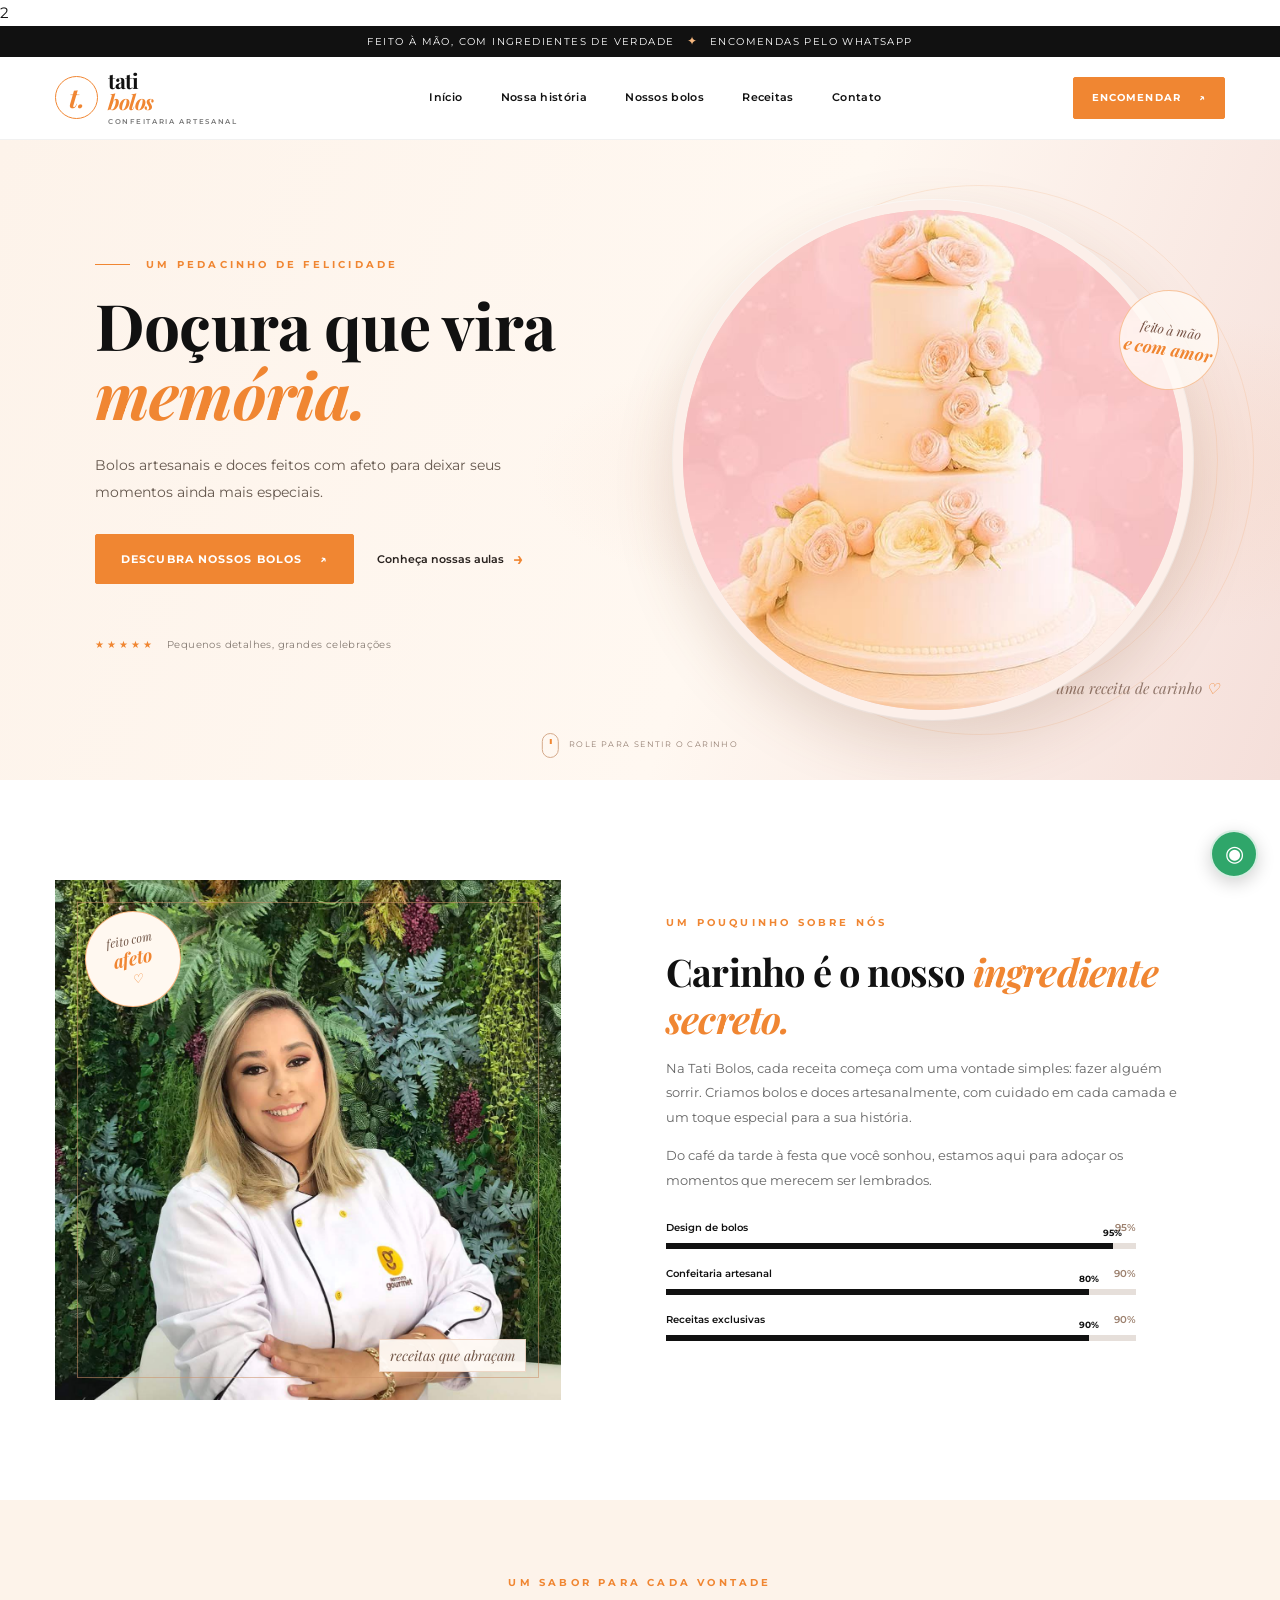
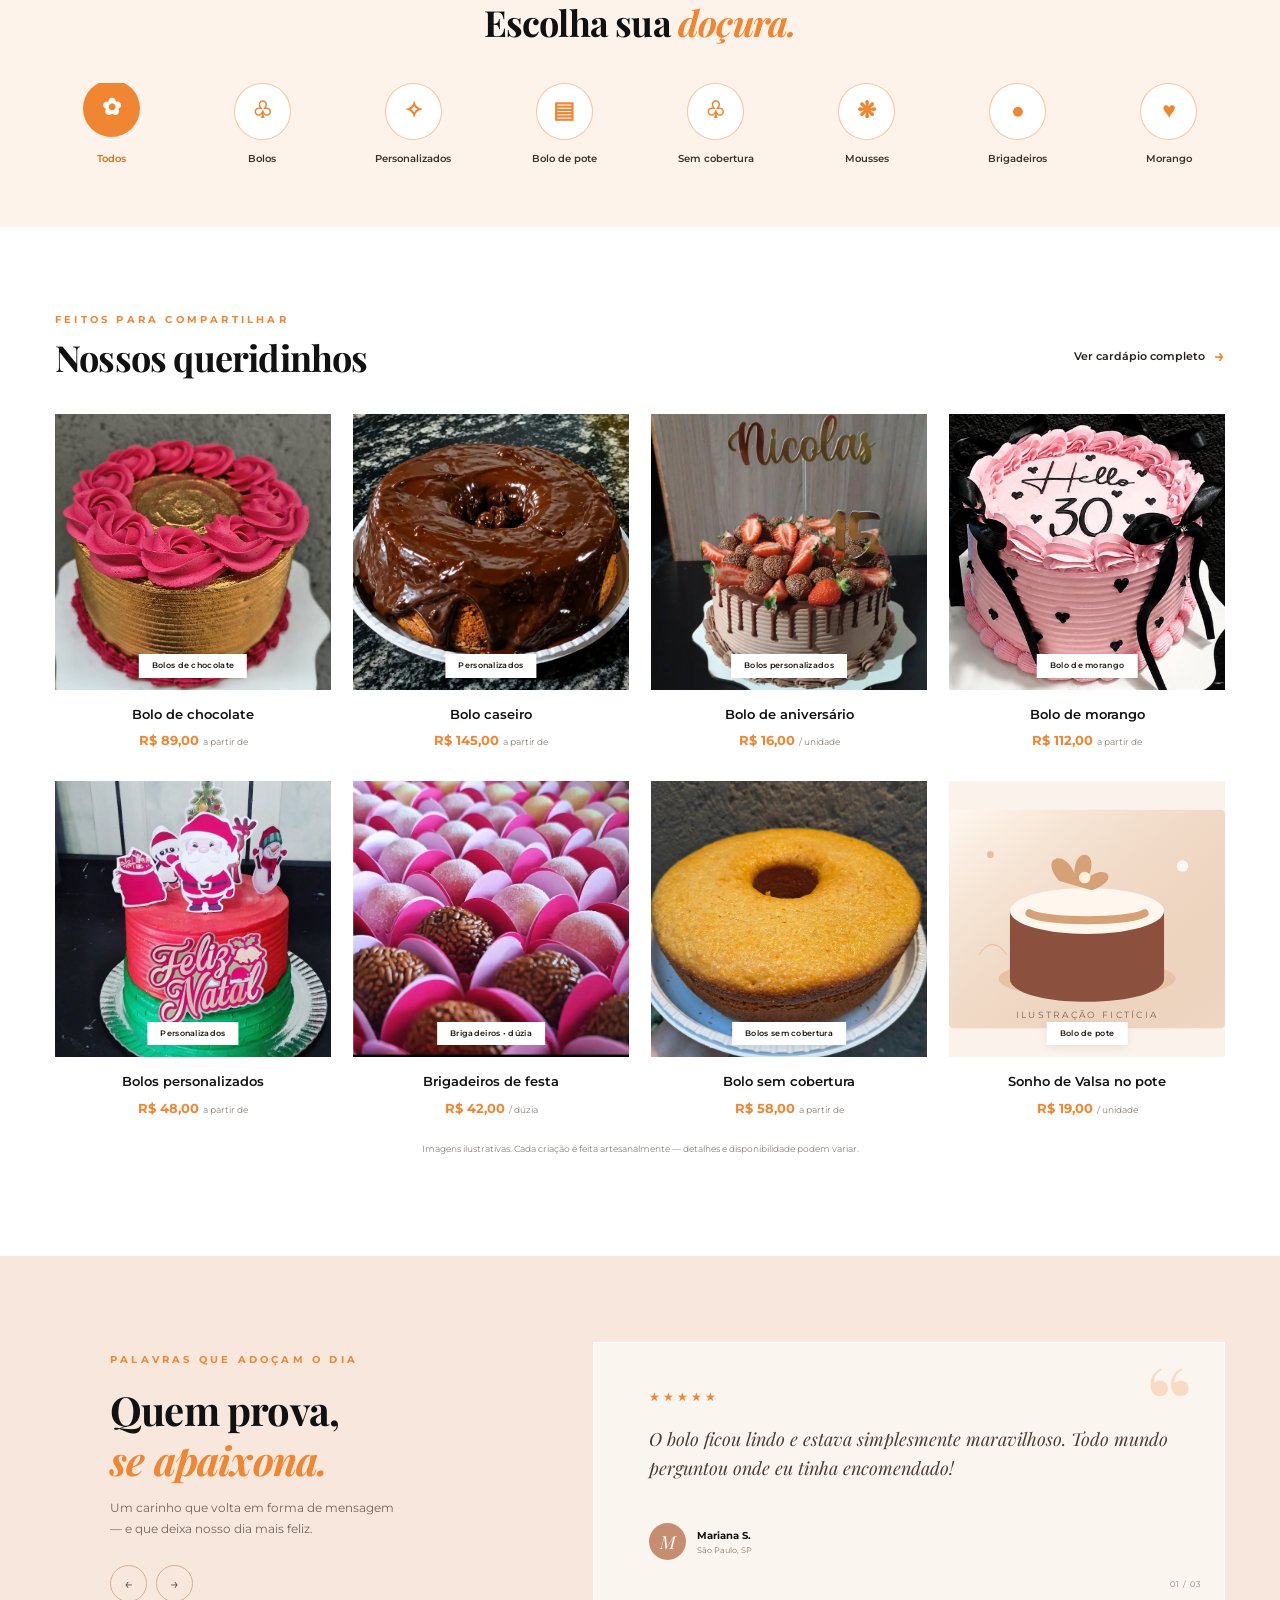
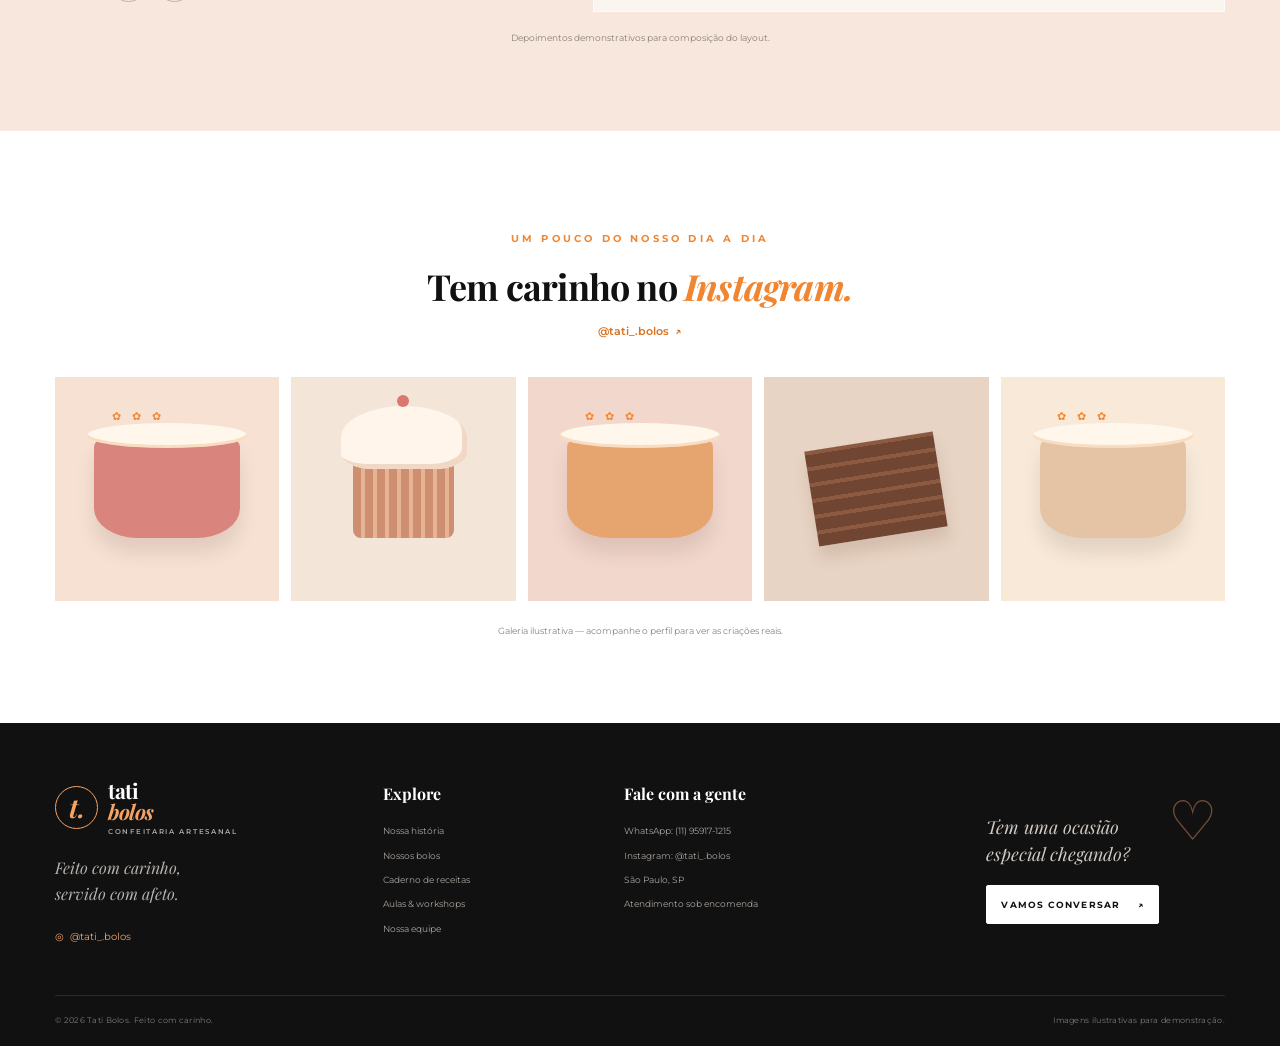
<file: index.html>
<!doctype html> 2
<html lang="pt-BR">
<head>
  <meta charset="utf-8">
  <meta name="viewport" content="width=device-width, initial-scale=1">
  <meta name="theme-color" content="#fdf3ea">
  <meta name="description" content="Bolos artesanais, doces e aulas de confeitaria feitos com carinho pela Tati Bolos.">
  <title>Tati Bolos | Feito com carinho, servido com afeto</title>
  <link rel="preconnect" href="https://fonts.googleapis.com">
  <link rel="preconnect" href="https://fonts.gstatic.com" crossorigin>
  <link href="https://fonts.googleapis.com/css2?family=Montserrat:wght@400;500;600;700&family=Playfair+Display:ital,wght@0,700;1,700&display=swap" rel="stylesheet">
  <link rel="stylesheet" href="styles.css">
  <script src="app.js" defer></script>
</head>
<body>
  <div class="announcement">Feito à mão, com ingredientes de verdade <span aria-hidden="true">✦</span> Encomendas pelo WhatsApp</div>
  <header class="site-header">
    <div class="container header-inner">
      <a class="brand" href="index.html" aria-label="Tati Bolos, página inicial">
        <span class="brand-mark" aria-hidden="true">t.</span>
        <span class="brand-name">tati <i>bolos</i><small>CONFEITARIA ARTESANAL</small></span>
      </a>
      <button class="menu-toggle" type="button" aria-expanded="false" aria-label="Abrir menu"><span></span><span></span></button>
      <nav class="main-nav" aria-label="Navegação principal">
        <a href="#inicio">Início</a><a href="#sobre">Nossa história</a><a href="#bolos">Nossos bolos</a><a href="#receitas">Receitas</a><a href="#contato">Contato</a>
      </nav>
      <a class="button button-small header-cta" href="https://wa.me/5511959171215?text=Oi%2C%20Tati!%20Quero%20fazer%20uma%20encomenda." target="_blank" rel="noopener">Encomendar <span aria-hidden="true">↗</span></a>
    </div>
  </header>

  <main>
    <section class="hero" id="inicio">
      <div class="hero-glow" aria-hidden="true"></div>
      <div class="container hero-layout">
        <div class="hero-copy">
          <p class="eyebrow"><span class="eyebrow-line"></span> UM PEDACINHO DE FELICIDADE</p>
          <h1>Doçura que vira <em>memória.</em></h1>
          <p class="hero-description">Bolos artesanais e doces feitos com afeto para deixar seus momentos ainda mais especiais.</p>
          <div class="hero-actions">
            <a class="button" href="#bolos">Descubra nossos bolos <span aria-hidden="true">↗</span></a>
            <a class="text-link" href="cursos.html">Conheça nossas aulas <span aria-hidden="true">→</span></a>
          </div>
          <div class="hero-note"><span class="note-stars" aria-label="5 estrelas">★★★★★</span><span>Pequenos detalhes, grandes celebrações</span></div>
        </div>
        <div class="hero-art">
          <div class="hero-art-orbit"></div>
          <div class="hero-art-label"><span>feito à mão</span><b>e com amor</b></div>
          <div class="hero-cake-stage">
            <img class="hero-cake" src="Design%20Sytem_confeitaria/Design%20Sytem/hero-cake.jpg" alt="Bolo de casamento de três andares decorado com flores em tons de rosa">
          </div>
          <span class="art-caption">uma receita de carinho <span aria-hidden="true">♡</span></span>
        </div>
      </div>
      <a class="scroll-cue" href="#sobre" aria-label="Role para conhecer a Tati Bolos"><span></span> role para sentir o carinho</a>
    </section>

    <section class="section about-section" id="sobre">
      <div class="container about-layout">
        <div class="about-art">
          <img class="about-photo" src="Assets/tati_bolos_foto _de _corpo.jpeg" alt="Tati, confeiteira da Tati Bolos, usando seu uniforme">
          <div class="about-stamp">feito com<br><strong>afeto</strong><span>♡</span></div>
          <span class="about-caption">receitas que abraçam</span>
        </div>
        <div class="about-copy">
          <p class="eyebrow">UM POUQUINHO SOBRE NÓS</p>
          <h2>Carinho é o nosso <em>ingrediente secreto.</em></h2>
          <p class="body-copy">Na Tati Bolos, cada receita começa com uma vontade simples: fazer alguém sorrir. Criamos bolos e doces artesanalmente, com cuidado em cada camada e um toque especial para a sua história.</p>
          <p class="body-copy">Do café da tarde à festa que você sonhou, estamos aqui para adoçar os momentos que merecem ser lembrados.</p>
          <div class="skill-list">
            <div class="skill-item"><div class="skill-heading"><span>Design de bolos</span><span>95%</span></div><div class="skill-track"><span data-progress="95"></span></div></div>
            <div class="skill-item"><div class="skill-heading"><span>Confeitaria artesanal</span><span>90%</span></div><div class="skill-track"><span data-progress="90"></span></div></div>
            <div class="skill-item"><div class="skill-heading"><span>Receitas exclusivas</span><span>90%</span></div><div class="skill-track"><span data-progress="90"></span></div></div>
          </div>
        </div>
      </div>
    </section>

    <section class="categories-section" aria-label="Categorias de produtos">
      <div class="container">
        <div class="section-heading centered category-heading"><p class="eyebrow">UM SABOR PARA CADA VONTADE</p><h2>Escolha sua <em>doçura.</em></h2></div>
        <div class="category-slider" id="categories">
          <button class="category-chip is-active" data-category="todos" type="button"><span class="category-icon">✿</span><span>Todos</span></button>
          <button class="category-chip" data-category="bolos" type="button"><span class="category-icon">♧</span><span>Bolos</span></button>
          <button class="category-chip" data-category="personalizados" type="button"><span class="category-icon">✧</span><span>Personalizados</span></button>
          <button class="category-chip" data-category="potes" type="button"><span class="category-icon">▤</span><span>Bolo de pote</span></button>
          <button class="category-chip" data-category="sem-cobertura" type="button"><span class="category-icon">♧</span><span>Sem cobertura</span></button>
          <button class="category-chip" data-category="mousses" type="button"><span class="category-icon">❋</span><span>Mousses</span></button>
          <button class="category-chip" data-category="brigadeiros" type="button"><span class="category-icon">●</span><span>Brigadeiros</span></button>
          <button class="category-chip" data-category="morango" type="button"><span class="category-icon">♥</span><span>Morango</span></button>
        </div>
      </div>
    </section>

    <section class="section products-section" id="bolos">
      <div class="container">
        <div class="section-heading products-heading">
          <div><p class="eyebrow">FEITOS PARA COMPARTILHAR</p><h2>Nossos queridinhos</h2></div>
          <a class="text-link" href="https://wa.me/5511959171215?text=Oi%2C%20Tati!%20Quero%20ver%20o%20card%C3%A1pio%20completo." target="_blank" rel="noopener">Ver cardápio completo <span aria-hidden="true">→</span></a>
        </div>
        <div class="product-grid" id="product-grid" aria-live="polite"></div>
        <p class="product-disclaimer">Imagens ilustrativas. Cada criação é feita artesanalmente — detalhes e disponibilidade podem variar.</p>
      </div>
    </section>
    <section class="testimonial-section">
      <div class="container testimonial-layout">
        <div class="testimonial-intro"><p class="eyebrow">PALAVRAS QUE ADOÇAM O DIA</p><h2>Quem prova,<br><em>se apaixona.</em></h2><p>Um carinho que volta em forma de mensagem — e que deixa nosso dia mais feliz.</p><div class="carousel-controls"><button type="button" id="testimonial-prev" aria-label="Depoimento anterior">←</button><button type="button" id="testimonial-next" aria-label="Próximo depoimento">→</button></div></div>
        <div class="testimonial-card" aria-live="polite">
          <span class="quote-mark" aria-hidden="true">“</span>
          <div class="testimonial-stars" aria-label="5 de 5 estrelas">★★★★★</div>
          <p class="testimonial-quote" id="testimonial-quote">O bolo ficou lindo e estava simplesmente maravilhoso. Todo mundo perguntou onde eu tinha encomendado!</p>
          <div class="testimonial-author"><span class="avatar" id="testimonial-avatar">M</span><span><b id="testimonial-name">Mariana S.</b><small id="testimonial-city">São Paulo, SP</small></span></div>
          <span class="testimonial-counter" id="testimonial-count">01 / 03</span>
        </div>
      </div>
      <p class="demo-note testimonial-disclaimer">Depoimentos demonstrativos para composição do layout.</p>
    </section>

    <section class="section instagram-section" id="instagram">
      <div class="container">
        <div class="section-heading centered"><p class="eyebrow">UM POUCO DO NOSSO DIA A DIA</p><h2>Tem carinho no <em>Instagram.</em></h2><a class="instagram-link" href="https://www.instagram.com/tati_.bolos/" target="_blank" rel="noopener">@tati_.bolos <span aria-hidden="true">↗</span></a></div>
        <div class="instagram-grid" aria-label="Galeria fictícia de doces da Tati Bolos">
          <a class="insta-tile insta-one" href="https://www.instagram.com/tati_.bolos/" target="_blank" rel="noopener" aria-label="Veja a Tati Bolos no Instagram"><span class="mini-cake cake-pink"></span><span class="insta-hover">♡</span></a>
          <a class="insta-tile insta-two" href="https://www.instagram.com/tati_.bolos/" target="_blank" rel="noopener" aria-label="Veja a Tati Bolos no Instagram"><span class="mini-cupcake"></span><span class="insta-hover">♡</span></a>
          <a class="insta-tile insta-three" href="https://www.instagram.com/tati_.bolos/" target="_blank" rel="noopener" aria-label="Veja a Tati Bolos no Instagram"><span class="mini-cake cake-orange"></span><span class="insta-hover">♡</span></a>
          <a class="insta-tile insta-four" href="https://www.instagram.com/tati_.bolos/" target="_blank" rel="noopener" aria-label="Veja a Tati Bolos no Instagram"><span class="mini-brownie"></span><span class="insta-hover">♡</span></a>
          <a class="insta-tile insta-five" href="https://www.instagram.com/tati_.bolos/" target="_blank" rel="noopener" aria-label="Veja a Tati Bolos no Instagram"><span class="mini-cake cake-cream"></span><span class="insta-hover">♡</span></a>
        </div>
        <p class="demo-note">Galeria ilustrativa — acompanhe o perfil para ver as criações reais.</p>
      </div>
    </section>
  </main>

  <footer class="site-footer" id="contato">
    <div class="container footer-main">
      <div class="footer-brand">
        <a class="brand brand-light" href="#inicio"><span class="brand-mark" aria-hidden="true">t.</span><span class="brand-name">tati <i>bolos</i><small>CONFEITARIA ARTESANAL</small></span></a>
        <p>Feito com carinho,<br>servido com afeto.</p>
        <a class="footer-instagram" href="https://www.instagram.com/tati_.bolos/" target="_blank" rel="noopener">◎ &nbsp;@tati_.bolos</a>
      </div>
      <div class="footer-column"><h3>Explore</h3><a href="#sobre">Nossa história</a><a href="#bolos">Nossos bolos</a><a href="#receitas">Caderno de receitas</a><a href="cursos.html">Aulas & workshops</a><a href="#equipe">Nossa equipe</a></div>
      <div class="footer-column"><h3>Fale com a gente</h3><a href="https://wa.me/5511959171215" target="_blank" rel="noopener">WhatsApp: (11) 95917-1215</a><a href="https://www.instagram.com/tati_.bolos/" target="_blank" rel="noopener">Instagram: @tati_.bolos</a><span>São Paulo, SP</span><span>Atendimento sob encomenda</span></div>
      <div class="footer-contact"><span class="footer-flourish">♡</span><p>Tem uma ocasião especial chegando?</p><a class="button button-light" href="https://wa.me/5511959171215?text=Oi%2C%20Tati!%20Quero%20conversar%20sobre%20uma%20encomenda." target="_blank" rel="noopener">Vamos conversar <span aria-hidden="true">↗</span></a></div>
    </div>
    <div class="container footer-bottom"><span>© 2026 Tati Bolos. Feito com carinho.</span><span>Imagens ilustrativas para demonstração.</span></div>
  </footer>
  <a class="whatsapp-float" href="https://wa.me/5511959171215?text=Oi%2C%20Tati!%20Quero%20fazer%20uma%20encomenda." target="_blank" rel="noopener" aria-label="Fale com a Tati Bolos pelo WhatsApp"><span aria-hidden="true">◉</span></a>
</body>
</html>
</file>
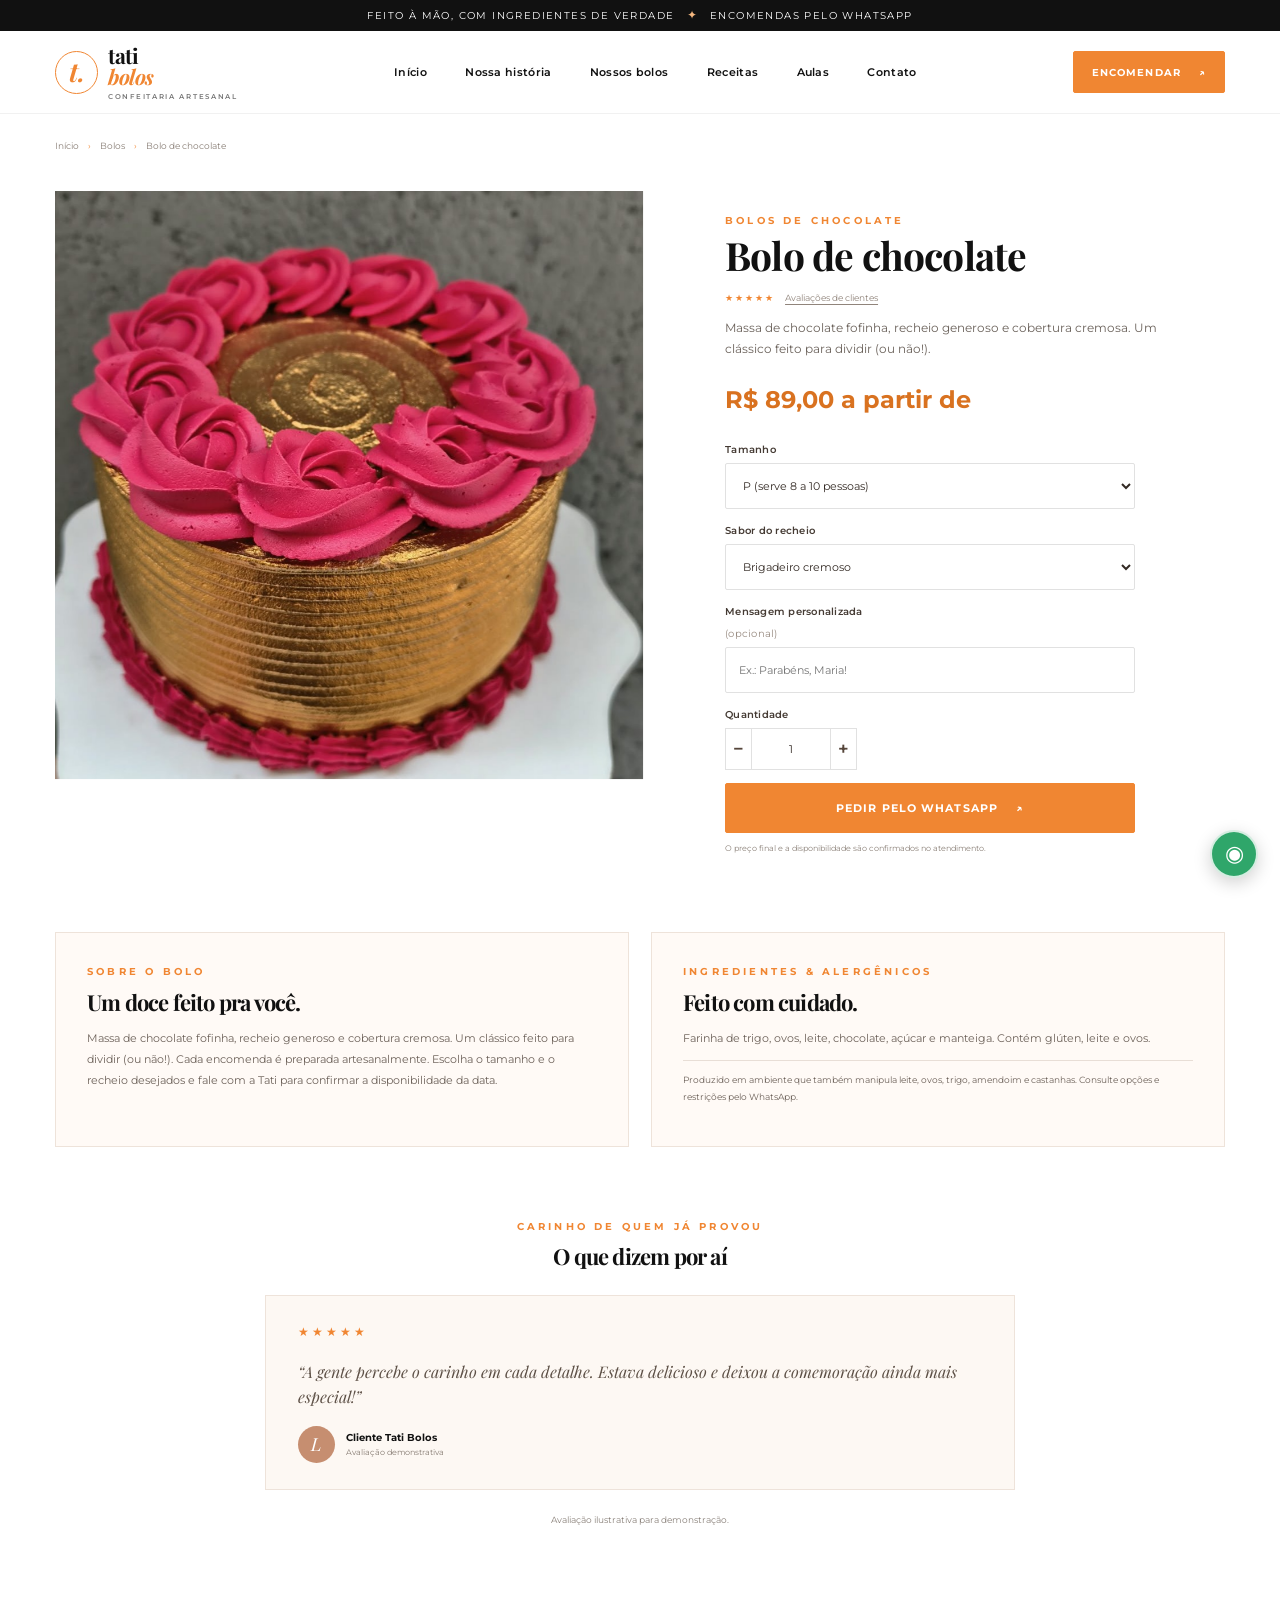
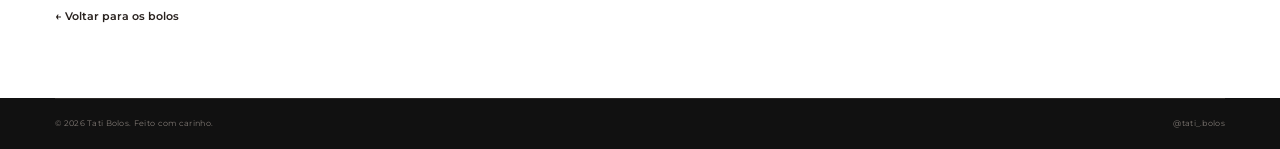
<file: product.html>
<!doctype html>
<html lang="pt-BR">
<head>
  <meta charset="utf-8">
  <meta name="viewport" content="width=device-width, initial-scale=1">
  <meta name="theme-color" content="#fdf3ea">
  <meta name="description" content="Conheça os detalhes e personalize sua encomenda na Tati Bolos.">
  <title>Detalhes do bolo | Tati Bolos</title>
  <link rel="preconnect" href="https://fonts.googleapis.com">
  <link rel="preconnect" href="https://fonts.gstatic.com" crossorigin>
  <link href="https://fonts.googleapis.com/css2?family=Montserrat:wght@400;500;600;700&family=Playfair+Display:ital,wght@0,700;1,700&display=swap" rel="stylesheet">
  <link rel="stylesheet" href="styles.css">
  <script src="app.js" defer></script>
</head>
<body>
  <div class="announcement">Feito à mão, com ingredientes de verdade <span aria-hidden="true">✦</span> Encomendas pelo WhatsApp</div>
  <header class="site-header">
    <div class="container header-inner">
      <a class="brand" href="index.html" aria-label="Tati Bolos, página inicial"><span class="brand-mark" aria-hidden="true">t.</span><span class="brand-name">tati <i>bolos</i><small>CONFEITARIA ARTESANAL</small></span></a>
      <button class="menu-toggle" type="button" aria-expanded="false" aria-label="Abrir menu"><span></span><span></span></button>
      <nav class="main-nav" aria-label="Navegação principal"><a href="index.html#inicio">Início</a><a href="index.html#sobre">Nossa história</a><a href="index.html#bolos">Nossos bolos</a><a href="index.html#receitas">Receitas</a><a href="cursos.html">Aulas</a><a href="index.html#contato">Contato</a></nav>
      <a class="button button-small header-cta" href="https://wa.me/5511959171215" target="_blank" rel="noopener">Encomendar <span aria-hidden="true">↗</span></a>
    </div>
  </header>
  <main class="inner-page">
    <div class="container">
      <nav class="breadcrumbs" aria-label="Caminho"><a href="index.html">Início</a><span>›</span><a href="index.html#bolos">Bolos</a><span>›</span><span id="product-breadcrumb">Detalhes</span></nav>
      <section class="product-detail-layout">
        <div class="product-detail-visual" id="product-detail-visual" aria-label="Imagem ilustrativa do produto"></div>
        <div class="product-detail-copy">
          <span class="eyebrow product-category" id="product-category"></span>
          <h1 id="product-name">Nosso bolo especial</h1>
          <p class="detail-rating"><span aria-label="5 estrelas">★★★★★</span> <a href="#reviews">Avaliações de clientes</a></p>
          <p class="detail-description" id="product-description"></p>
          <p class="detail-price" id="product-price"></p>
          <form class="product-order-form" id="product-order-form">
            <label>Tamanho
              <select name="tamanho" id="product-size" required></select>
            </label>
            <label>Sabor do recheio
              <select name="recheio" required><option>Brigadeiro cremoso</option><option>Doce de leite</option><option>Beijinho</option><option>Creme de ninho</option><option>Consultar opções</option></select>
            </label>
            <label>Mensagem personalizada <span class="optional">(opcional)</span><input name="mensagem" maxlength="60" placeholder="Ex.: Parabéns, Maria!"></label>
            <label>Quantidade
              <span class="quantity-control"><button type="button" data-quantity="-1" aria-label="Diminuir quantidade">−</button><input id="product-quantity" name="quantidade" type="number" value="1" min="1" max="20" required aria-label="Quantidade"><button type="button" data-quantity="1" aria-label="Aumentar quantidade">+</button></span>
            </label>
            <button class="button button-full" type="submit">Pedir pelo WhatsApp <span aria-hidden="true">↗</span></button>
            <p class="order-note">O preço final e a disponibilidade são confirmados no atendimento.</p>
          </form>
        </div>
      </section>
      <section class="product-info-grid">
        <article class="info-panel"><p class="eyebrow">SOBRE O BOLO</p><h2>Um doce feito pra você.</h2><p id="product-full-description"></p></article>
        <article class="info-panel"><p class="eyebrow">INGREDIENTES & ALERGÊNICOS</p><h2>Feito com cuidado.</h2><p id="product-ingredients"></p><p class="allergen-note">Produzido em ambiente que também manipula leite, ovos, trigo, amendoim e castanhas. Consulte opções e restrições pelo WhatsApp.</p></article>
      </section>
      <section class="product-reviews" id="reviews"><p class="eyebrow">CARINHO DE QUEM JÁ PROVOU</p><h2>O que dizem por aí</h2><article class="review-card"><div class="testimonial-stars" aria-label="5 estrelas">★★★★★</div><p>“A gente percebe o carinho em cada detalhe. Estava delicioso e deixou a comemoração ainda mais especial!”</p><div class="testimonial-author"><span class="avatar">L</span><span><b>Cliente Tati Bolos</b><small>Avaliação demonstrativa</small></span></div></article><p class="demo-note">Avaliação ilustrativa para demonstração.</p></section>
      <div class="detail-back"><a class="text-link" href="index.html#bolos">← Voltar para os bolos</a></div>
    </div>
  </main>
  <footer class="site-footer"><div class="container footer-bottom"><span>© 2026 Tati Bolos. Feito com carinho.</span><a href="https://www.instagram.com/tati_.bolos/" target="_blank" rel="noopener">@tati_.bolos</a></div></footer>
  <a class="whatsapp-float" href="https://wa.me/5511959171215" target="_blank" rel="noopener" aria-label="Fale com a Tati Bolos pelo WhatsApp"><span aria-hidden="true">◉</span></a>
</body>
</html>
</file>
<file: styles.css>
:root {
  --color-primary: #f08632;
  --color-primary-hover: #d97220;
  --color-secondary: #fdf3ea;
  --color-bg-light: #fff;
  --color-bg-dark: #111;
  --color-text-main: #111;
  --color-text-muted: #666;
  --color-border: #e1e1e1;
  --color-blush: #f5dfda;
  --font-display: "Playfair Display", Georgia, serif;
  --font-sans: "Montserrat", Arial, sans-serif;
  --container: 1170px;
}

* { box-sizing: border-box; }
html { scroll-behavior: smooth; scroll-padding-top: 88px; }
body { margin: 0; color: var(--color-text-main); background: var(--color-bg-light); font: 400 15px/1.7 var(--font-sans); -webkit-font-smoothing: antialiased; }
body, button, input, select, textarea { font-family: var(--font-sans); }
a { color: inherit; text-decoration: none; }
button, input, select, textarea { font: inherit; }
button, a { -webkit-tap-highlight-color: transparent; }
img, svg { display: block; max-width: 100%; }
.container { width: min(var(--container), calc(100% - 40px)); margin-inline: auto; }
.announcement { min-height: 31px; display: flex; justify-content: center; align-items: center; gap: 12px; padding: 5px 15px; color: #fff; background: #111; font-size: 10px; letter-spacing: 1.4px; text-align: center; text-transform: uppercase; }
.announcement span { color: #f5b77f; font-size: 12px; }
.site-header { position: sticky; top: 0; z-index: 20; background: rgba(255,255,255,.96); border-bottom: 1px solid rgba(17,17,17,.06); backdrop-filter: blur(12px); }
.header-inner { min-height: 82px; display: flex; align-items: center; justify-content: space-between; gap: 24px; }
.brand { display: inline-flex; align-items: center; gap: 10px; flex-shrink: 0; }
.brand-mark { width: 43px; height: 43px; display: grid; place-items: center; border: 1px solid var(--color-primary); border-radius: 50%; color: var(--color-primary); font: italic 700 26px/1 var(--font-display); }
.brand-name { display: flex; flex-direction: column; font: 700 21px/1 var(--font-display); letter-spacing: -.5px; }
.brand-name i { color: var(--color-primary); font-weight: 700; }
.brand-name small { margin-top: 6px; font: 600 7px/1 var(--font-sans); letter-spacing: 1.7px; color: #777; }
.main-nav { display: flex; align-items: center; gap: clamp(18px, 3vw, 40px); }
.main-nav a { position: relative; font-size: 11px; font-weight: 600; letter-spacing: .3px; transition: color .25s ease; }
.main-nav a::after { position: absolute; content: ""; left: 0; right: 100%; bottom: -7px; height: 1px; background: var(--color-primary); transition: right .25s ease; }
.main-nav a:hover, .main-nav a[aria-current="page"] { color: var(--color-primary-hover); }
.main-nav a:hover::after, .main-nav a[aria-current="page"]::after { right: 0; }
.button { min-height: 50px; display: inline-flex; justify-content: center; align-items: center; gap: 18px; padding: 13px 25px; border: 1px solid var(--color-primary); border-radius: 2px; color: #fff; background: var(--color-primary); font-size: 11px; font-weight: 700; letter-spacing: 1.1px; text-align: center; text-transform: uppercase; transition: background .3s ease, border-color .3s ease, transform .3s ease; }
.button:hover { border-color: var(--color-primary-hover); background: var(--color-primary-hover); transform: translateY(-2px); }
.button-small { min-height: 42px; padding: 10px 18px; font-size: 10px; }
.button-dark { border-color: #111; background: #111; }
.button-dark:hover { border-color: #333; background: #333; }
.button-light { border-color: #fff; color: #111; background: #fff; }
.button-light:hover { color: #fff; }
.button-full { width: 100%; }
.menu-toggle { display: none; width: 42px; height: 42px; border: 1px solid var(--color-border); background: #fff; cursor: pointer; }
.menu-toggle span { width: 18px; height: 1px; display: block; margin: 5px auto; background: #111; transition: transform .2s ease; }

.hero { position: relative; min-height: 640px; overflow: hidden; background: var(--color-secondary); }
.hero::before { position: absolute; content: ""; inset: 0; background: radial-gradient(ellipse at 82% 52%, rgba(245,207,187,.4), transparent 35%), linear-gradient(110deg, #fdf3ea 0%, #fff8f1 58%, #f5dfda 100%); }
.hero-glow { position: absolute; width: 550px; height: 550px; right: 2%; top: 50%; border: 1px solid rgba(240,134,50,.13); border-radius: 50%; transform: translateY(-50%); }
.hero-glow::before, .hero-glow::after { position: absolute; content: ""; border: 1px solid rgba(240,134,50,.12); border-radius: 50%; }
.hero-glow::before { inset: 35px; }.hero-glow::after { inset: 70px; }
.hero-layout { position: relative; min-height: 640px; display: grid; grid-template-columns: 1fr 1fr; align-items: center; }
.hero-copy { position: relative; z-index: 1; padding: 75px 0 84px 40px; }
.eyebrow { margin: 0 0 18px; color: var(--color-primary); font-size: 10px; font-weight: 700; letter-spacing: 3.2px; line-height: 1.5; text-transform: uppercase; }
.eyebrow-line { width: 35px; height: 1px; display: inline-block; margin: 0 10px 3px 0; background: var(--color-primary); }
h1, h2 { margin: 0; font: 700 46px/1.2 var(--font-display); letter-spacing: -.8px; }
h1 em, h2 em { color: var(--color-primary); font-weight: 700; }
.hero h1 { max-width: 510px; font-size: clamp(48px, 5vw, 68px); line-height: 1.08; }
.hero-description { max-width: 410px; margin: 24px 0 29px; color: #65584e; font-size: 14px; line-height: 1.9; }
.hero-actions { display: flex; align-items: center; flex-wrap: wrap; gap: 23px; }
.text-link { display: inline-flex; align-items: center; gap: 9px; color: #28211e; font-size: 11px; font-weight: 600; transition: color .2s ease; }
.text-link span { color: var(--color-primary); font-size: 18px; transition: transform .2s ease; }
.text-link:hover { color: var(--color-primary-hover); }.text-link:hover span { transform: translateX(4px); }
.hero-note { display: flex; align-items: center; gap: 12px; margin-top: 52px; color: #857b73; font-size: 10px; letter-spacing: .4px; }
.note-stars, .testimonial-stars { color: var(--color-primary); letter-spacing: 3px; }
.hero-art { position: relative; min-height: 570px; display: flex; justify-content: center; align-items: center; }
.hero-cake-stage { position: relative; z-index: 1; width: min(520px, 100%); aspect-ratio: 1; overflow: hidden; border: 10px solid rgba(255,250,245,.75); border-radius: 50%; background: #f4cfc8; box-shadow: 0 24px 60px rgba(127,78,46,.18), 0 0 0 1px rgba(255,255,255,.7); }
.hero-cake { width: 100%; height: 100%; object-fit: cover; }
.hero-art-label { position: absolute; z-index: 2; top: 115px; right: 1%; width: 100px; height: 100px; display: flex; flex-direction: column; justify-content: center; align-items: center; border: 1px solid rgba(240,134,50,.45); border-radius: 50%; color: #765244; background: rgba(255,250,245,.8); font: italic 13px var(--font-display); transform: rotate(9deg); }
.hero-art-label b { color: var(--color-primary); font-size: 17px; }
.art-caption { position: absolute; bottom: 47px; right: 1%; color: #90766a; font: italic 15px var(--font-display); }
.art-caption span { color: var(--color-primary); }
.scroll-cue { position: absolute; bottom: 22px; left: 50%; display: flex; align-items: center; gap: 10px; color: #927d70; font-size: 8px; letter-spacing: 1.4px; text-transform: uppercase; transform: translateX(-50%); }
.scroll-cue span { width: 17px; height: 25px; display: block; border: 1px solid #d5aa8b; border-radius: 12px; }
.scroll-cue span::after { width: 2px; height: 5px; display: block; margin: 5px auto; background: var(--color-primary); content: ""; animation: scrollDot 1.4s infinite; }
@keyframes scrollDot { 0% { opacity: 0; transform: translateY(0); } 50% { opacity: 1; } 100% { opacity: 0; transform: translateY(6px); } }

.section { padding: 100px 0; }
.about-layout { display: grid; grid-template-columns: .95fr 1.05fr; align-items: center; gap: 9%; }
.about-art { position: relative; min-height: 520px; display: grid; place-items: center; background: #f7e8dc; }
.about-art::before { position: absolute; z-index: 1; content: ""; inset: 22px; border: 1px solid rgba(202,144,105,.55); pointer-events: none; }
.about-photo { position: absolute; inset: 0; width: 100%; height: 100%; object-fit: cover; object-position: center 28%; }
.about-stamp { position: absolute; z-index: 2; top: 31px; left: 30px; width: 96px; height: 96px; display: grid; place-content: center; border: 1px solid rgba(240,134,50,.6); border-radius: 50%; color: #725748; background: #fff8f0; font: italic 12px/1.3 var(--font-display); text-align: center; transform: rotate(-12deg); }
.about-stamp strong { color: var(--color-primary); font-size: 18px; }.about-stamp span { color: var(--color-primary); }
.about-bowl { position: relative; width: 255px; height: 230px; margin-top: 55px; }
.bowl-top { position: absolute; z-index: 2; top: 34px; left: 14px; width: 226px; height: 64px; border: 9px solid #fff9f0; border-radius: 50%; background: #e3b18a; box-shadow: inset 0 0 0 2px rgba(125,77,43,.13); }
.bowl-body { position: absolute; top: 63px; left: 24px; width: 206px; height: 130px; display: grid; place-items: center; overflow: hidden; border-radius: 15px 15px 100px 100px; color: rgba(96,59,39,.63); background: linear-gradient(100deg,#d9a67e,#f2d5b9 48%,#d19a70); box-shadow: inset -15px 0 22px rgba(118,69,38,.13), 0 16px 21px rgba(100,60,35,.12); font: italic 37px var(--font-display); }
.bowl-body::after { position: absolute; content: ""; inset: 12px; border: 1px solid rgba(255,255,255,.4); border-radius: 10px 10px 90px 90px; }
.spoon { position: absolute; z-index: 3; top: -5px; right: 19px; width: 9px; height: 175px; border: 2px solid #9a755a; border-radius: 9px; background: linear-gradient(90deg,#c7a58b,#f2ddca,#a98368); transform: rotate(31deg); }
.spoon::before { position: absolute; content: ""; width: 17px; height: 34px; top: -16px; left: -6px; border: 2px solid #9a755a; border-radius: 50%; background: #ead4bf; }
.about-caption { position: absolute; z-index: 2; right: 35px; bottom: 28px; padding: 6px 10px; border: 1px solid rgba(202,144,105,.32); color: #725748; background: rgba(255,250,245,.94); font: italic 14px var(--font-display); }
.about-copy h2, .section-heading h2, .class-copy h2, .testimonial-intro h2, .courses-hero h1, .course-bottom-cta h2 { font-size: 38px; line-height: 1.25; }
.body-copy { color: var(--color-text-muted); font-size: 13px; line-height: 1.9; }
.about-copy .body-copy { max-width: 520px; }
.skill-list { max-width: 470px; margin: 27px 0 23px; }
.skill-item + .skill-item { margin-top: 16px; }
.skill-heading { display: flex; justify-content: space-between; margin-bottom: 7px; font-size: 10px; font-weight: 600; }
.skill-heading span:last-child { color: #9c806e; }
.skill-track, .capacity-track { height: 6px; overflow: visible; background: #e6dfda; }
.skill-track span { position: relative; width: 0; height: 100%; display: block; background: #111; transition: width 1.2s cubic-bezier(.2,.8,.2,1); }
.skill-track span::after { position: absolute; content: ""; top: -18px; right: -15px; width: 30px; color: #111; font-size: 9px; font-weight: 700; text-align: center; }
.skill-item:nth-child(1) .skill-track span::after { content: "95%"; }.skill-item:nth-child(2) .skill-track span::after { content: "80%"; }.skill-item:nth-child(3) .skill-track span::after { content: "90%"; }

.categories-section { padding: 75px 0 45px; background: var(--color-secondary); }
.centered { text-align: center; }
.section-heading h2 { font-size: 36px; }
.category-heading .eyebrow { margin-bottom: 10px; }
.category-slider { display: flex; justify-content: space-between; gap: 12px; margin-top: 38px; overflow-x: auto; scrollbar-width: thin; }
.category-chip { min-width: 112px; display: flex; flex-direction: column; align-items: center; gap: 10px; padding: 0 13px 15px; border: 0; color: #3c332d; background: transparent; cursor: pointer; font-size: 10px; font-weight: 600; transition: color .25s ease; }
.category-icon { width: 57px; height: 57px; display: grid; place-items: center; border: 1px solid rgba(240,134,50,.48); border-radius: 50%; color: var(--color-primary); background: #fff; font-size: 23px; transition: color .25s ease, background .25s ease, transform .25s ease; }
.category-chip:hover .category-icon, .category-chip.is-active .category-icon { color: #fff; background: var(--color-primary); transform: translateY(-3px); }
.category-chip:hover, .category-chip.is-active { color: var(--color-primary-hover); }
.products-section { padding-top: 85px; }
.products-heading { display: flex; align-items: end; justify-content: space-between; margin-bottom: 34px; }
.products-heading .eyebrow { margin-bottom: 8px; }
.products-heading h2 { font-size: 36px; }
.products-heading > .text-link { margin-bottom: 8px; }
.product-grid { display: grid; grid-template-columns: repeat(4, minmax(0,1fr)); gap: 30px 22px; }
.product-card { min-width: 0; text-align: center; }
.product-image { position: relative; aspect-ratio: 1/1; display: block; overflow: hidden; background: #fbf3eb; }
.cake-illustration { width: 100%; height: 100%; object-fit: cover; transition: transform .6s cubic-bezier(.2,.8,.2,1); }
.product-card:hover .cake-illustration { transform: scale(1.05); }
.product-badge { position: absolute; left: 50%; bottom: 12px; max-width: calc(100% - 22px); padding: 5px 13px; overflow: hidden; color: #201914; background: #fff; box-shadow: 0 2px 10px rgba(0,0,0,.08); font-size: 8px; font-weight: 600; letter-spacing: .3px; text-overflow: ellipsis; white-space: nowrap; transform: translateX(-50%); }
.product-quick-view { position: absolute; inset: 0; display: flex; justify-content: center; align-items: center; gap: 7px; color: #fff; background: rgba(42,27,19,.35); font-size: 10px; letter-spacing: 1px; opacity: 0; transition: opacity .3s ease; }
.product-quick-view span { font-size: 16px; }
.product-card:hover .product-quick-view, .product-card:focus-within .product-quick-view { opacity: 1; }
.product-card-copy { padding: 15px 5px 0; }
.product-card h3 { margin: 0 0 5px; font-size: 13px; font-weight: 600; line-height: 1.5; }
.product-card h3 a:hover { color: var(--color-primary-hover); }
.product-price { margin: 0; color: var(--color-primary); font-size: 13px; font-weight: 700; transition: transform .3s ease, opacity .3s ease; }
.product-price small { color: #89817b; font-size: 9px; font-weight: 400; }
.product-add { display: block; height: 0; overflow: hidden; color: var(--color-primary); font-size: 10px; font-weight: 600; text-decoration: underline; text-underline-offset: 3px; opacity: 0; transition: height .25s ease, opacity .25s ease; }
.product-card:hover .product-price, .product-card:focus-within .product-price { height: 0; overflow: hidden; opacity: 0; transform: translateY(-7px); }
.product-card:hover .product-add, .product-card:focus-within .product-add { height: 22px; opacity: 1; }
.product-disclaimer, .demo-note { margin: 22px 0 0; color: #8a817a; font-size: 9px; text-align: center; }

.recipes-section { padding: 75px 0 94px; background: #fffaf6; }
.recipes-heading { display: flex; align-items: end; justify-content: space-between; gap: 25px; margin-bottom: 30px; }
.recipes-heading .eyebrow { margin-bottom: 8px; }
.recipes-heading h2 { font-size: 34px; }
.recipes-heading > p { max-width: 250px; margin: 0 0 5px; font-size: 11px; }
.recipes-grid { display: grid; grid-template-columns: repeat(3,minmax(0,1fr)); gap: 22px; }
.recipe-card { border: 1px solid #eee3da; background: #fff; }
.recipe-art { position: relative; height: 190px; display: grid; place-items: center; overflow: hidden; background: #f2dfd0; }
.recipe-art::before { position: absolute; content: ""; width: 140px; height: 140px; border: 1px solid rgba(255,255,255,.55); border-radius: 50%; box-shadow: 0 0 0 16px rgba(255,255,255,.12), 0 0 0 34px rgba(255,255,255,.12); }
.recipe-art-carrot { background: linear-gradient(130deg,#f2dfc8,#e8ba8d); }
.recipe-art-brigadeiro { background: linear-gradient(130deg,#ecd8c8,#d49d7e); }
.recipe-art-mousse { background: linear-gradient(130deg,#eedbd3,#d5aca0); }
.recipe-symbol { position: relative; z-index: 1; width: 92px; height: 92px; display: grid; place-items: center; border: 7px solid #fff8f0; border-radius: 50%; color: #fff; background: #d78c57; box-shadow: 0 12px 20px rgba(86,55,35,.14); font: 40px var(--font-display); }
.recipe-art-brigadeiro .recipe-symbol { color: #f8e9da; background: #79513d; }
.recipe-art-mousse .recipe-symbol { color: #fbe4d7; background: #8e5747; }
.recipe-art-label { position: absolute; right: 15px; bottom: 12px; color: #715644; font: italic 12px var(--font-display); }
.recipe-copy { padding: 18px 20px 20px; }
.recipe-meta { color: var(--color-primary); font-size: 8px; font-weight: 700; letter-spacing: 1.2px; }
.recipe-copy h3 { margin: 5px 0 5px; font: 700 19px/1.35 var(--font-display); }
.recipe-copy > p { min-height: 38px; margin: 0 0 12px; color: #766b63; font-size: 10px; }
.recipe-copy details { border-top: 1px solid #eee5de; }
.recipe-copy summary { padding-top: 11px; color: #8a512d; cursor: pointer; font-size: 9px; font-weight: 700; list-style: none; }
.recipe-copy summary::-webkit-details-marker { display: none; }
.recipe-copy summary::after { content: "+"; float: right; color: var(--color-primary); font-size: 15px; line-height: 12px; }
.recipe-copy details[open] summary::after { content: "−"; }
.recipe-details { padding-top: 8px; color: #6f6259; font-size: 9px; line-height: 1.75; }
.recipe-details b { color: #312820; font-size: 9px; }
.recipe-details p { margin: 3px 0 10px; }

.class-section { padding: 88px 0; background: var(--color-secondary); }
.class-layout { display: grid; grid-template-columns: 1.05fr .85fr; align-items: center; gap: 9%; }
.class-copy { padding-left: 35px; }
.class-copy h2 { font-size: 42px; }
.class-copy .body-copy { max-width: 440px; margin: 19px 0; }
.class-perks { display: grid; gap: 9px; margin: 23px 0 27px; color: #594b41; font-size: 10px; }
.class-perks span:first-letter { color: var(--color-primary); }
.class-form-card { position: relative; padding: 36px 38px 28px; border: 1px solid #ecd8c9; background: rgba(255,255,255,.78); box-shadow: 0 15px 40px rgba(107,73,49,.06); }
.form-flower { position: absolute; top: 23px; right: 28px; color: #f2cfbb; font-size: 34px; }
.class-form-card .eyebrow { margin-bottom: 7px; }
.class-form-card h3, .enrollment-card h3 { margin: 0 0 18px; font: 700 23px/1.35 var(--font-display); }
.whatsapp-form { display: grid; gap: 12px; }
.whatsapp-form label, .product-order-form > label { display: grid; gap: 5px; color: #453b34; font-size: 9px; font-weight: 600; letter-spacing: .25px; }
.whatsapp-form input, .whatsapp-form select, .whatsapp-form textarea, .product-order-form input, .product-order-form select { width: 100%; min-height: 42px; padding: 10px 13px; border: 1px solid var(--color-border); border-radius: 2px; outline: none; color: #332a24; background: #fff; font-size: 10px; font-weight: 400; letter-spacing: 0; transition: border-color .25s ease, box-shadow .25s ease; }
.whatsapp-form textarea { min-height: 62px; resize: vertical; }
.whatsapp-form input:focus, .whatsapp-form select:focus, .whatsapp-form textarea:focus, .product-order-form input:focus, .product-order-form select:focus { border-color: var(--color-primary); box-shadow: 0 0 0 2px rgba(240,134,50,.12); }
.form-privacy, .order-note { margin: -4px 0 0; color: #8b8078; font-size: 8px; line-height: 1.5; text-align: center; }

.team-section { padding-bottom: 78px; }
.heading-description { max-width: 480px; margin: 12px auto 0; }
.team-grid { max-width: 850px; display: grid; grid-template-columns: repeat(3,1fr); gap: 34px; margin: 44px auto 0; }
.team-card { text-align: center; }
.team-card:only-child { grid-column: 1 / -1; width: 100%; max-width: 260px; justify-self: center; }
.team-portrait { position: relative; aspect-ratio: 1/1.05; display: grid; place-items: center; overflow: hidden; background: #f3dfd2; }
.team-portrait::before { position: absolute; content: ""; width: 150px; height: 150px; top: 18%; border-radius: 50%; background: rgba(255,255,255,.34); }
.team-portrait::after { position: absolute; content: ""; bottom: -24%; width: 80%; height: 63%; border-radius: 50% 50% 0 0; background: #bd8063; }
.team-portrait-real::before, .team-portrait-real::after { display: none; }
.team-portrait-photo { position: absolute; inset: 0; width: 100%; height: 100%; object-fit: cover; object-position: center 28%; }
.team-portrait span { position: relative; z-index: 1; width: 90px; height: 90px; display: grid; place-items: center; border: 1px solid rgba(255,255,255,.8); border-radius: 50%; color: #fff; background: rgba(115,72,48,.23); font: italic 44px var(--font-display); text-transform: uppercase; }
.portrait-ana { background: #efe2d4; }.portrait-ana::after { background: #687365; }.portrait-bia { background: #f1e4dc; }.portrait-bia::after { background: #c48e76; }
.team-social { position: absolute; z-index: 3; inset: 0; display: grid; place-items: center; background: rgba(43,27,18,.24); opacity: 0; transition: opacity .3s ease; }
.team-social a { width: 42px; height: 42px; display: grid; place-items: center; border: 1px solid #fff; border-radius: 50%; color: #fff; font-size: 21px; }
.team-portrait:hover .team-social, .team-portrait:focus-within .team-social { opacity: 1; }
.team-card h3 { margin: 15px 0 1px; font-size: 13px; font-weight: 600; }
.team-card p { margin: 0; color: #82776e; font-size: 10px; }

.testimonial-section { position: relative; padding: 86px 0; background: #f7e7dc; }
.testimonial-layout { display: grid; grid-template-columns: .8fr 1.2fr; align-items: center; gap: 10%; }
.testimonial-intro { padding-left: 55px; }
.testimonial-intro h2 { font-size: 40px; }
.testimonial-intro > p:not(.eyebrow) { max-width: 285px; color: #75655a; font-size: 12px; line-height: 1.8; }
.carousel-controls { display: flex; gap: 9px; margin-top: 25px; }
.carousel-controls button { width: 37px; height: 37px; border: 1px solid #d4ae96; border-radius: 50%; color: #624d3f; background: transparent; cursor: pointer; transition: background .2s ease, color .2s ease; }
.carousel-controls button:hover { color: #fff; background: var(--color-primary); }
.testimonial-card { position: relative; min-height: 270px; padding: 44px 55px; border: 1px solid rgba(255,255,255,.75); background: rgba(255,255,255,.58); }
.quote-mark { position: absolute; top: 7px; right: 32px; color: rgba(240,134,50,.23); font: 700 100px/1 var(--font-display); }
.testimonial-stars { font-size: 12px; }
.testimonial-quote { position: relative; max-width: 520px; min-height: 80px; margin: 18px 0; color: #493c33; font: italic 18px/1.6 var(--font-display); }
.testimonial-author { display: flex; align-items: center; gap: 11px; }
.avatar { width: 37px; height: 37px; display: grid; place-items: center; border-radius: 50%; color: #fff; background: #c68e70; font: italic 18px var(--font-display); }
.testimonial-author b, .testimonial-author small { display: block; }.testimonial-author b { font-size: 10px; }.testimonial-author small { color: #867b72; font-size: 8px; }
.testimonial-counter { position: absolute; right: 22px; bottom: 19px; color: #948176; font-size: 8px; letter-spacing: 1px; }
.testimonial-disclaimer { margin-top: 18px; }

.instagram-section { padding-bottom: 85px; }
.instagram-link { display: inline-flex; gap: 6px; margin-top: 13px; color: var(--color-primary-hover); font-size: 11px; font-weight: 600; }
.instagram-grid { display: grid; grid-template-columns: repeat(5,1fr); gap: 12px; margin-top: 34px; }
.insta-tile { position: relative; aspect-ratio: 1; display: grid; place-items: center; overflow: hidden; background: #f6e1d3; }
.insta-two { background: #f3e5d7; }.insta-three { background: #f2d7cd; }.insta-four { background: #e8d4c4; }.insta-five { background: #f8e9d9; }
.mini-cake { position: relative; width: 65%; height: 44%; border-radius: 7px 7px 30% 30%; background: #e9b59a; box-shadow: 0 15px 18px rgba(92,62,43,.13); }
.mini-cake::before { position: absolute; content: ""; top: -17%; left: -5%; width: 110%; height: 25%; border-radius: 50%; background: #fff7eb; box-shadow: inset 0 -3px 0 rgba(217,114,32,.2); }
.mini-cake::after { position: absolute; content: "✿  ✿  ✿"; top: -33%; left: 12%; color: #f08632; font-size: 11px; letter-spacing: 4px; }
.cake-pink { background: #d9857e; }.cake-orange { background: #e6a56e; }.cake-cream { background: #e4c4a4; }
.mini-cupcake { position: relative; width: 45%; height: 35%; margin-top: 20px; border-radius: 0 0 8px 8px; background: repeating-linear-gradient(90deg,#ce8f70 0 8px,#e6b494 8px 12px); }
.mini-cupcake::before { position: absolute; content: ""; width: 125%; height: 80%; top: -68%; left: -12%; border-radius: 55% 55% 28% 28%; background: #fff5eb; box-shadow: inset -5px -5px #f1d8c6; }
.mini-cupcake::after { position: absolute; content: ""; width: 12px; height: 12px; top: -82%; left: 43%; border-radius: 50%; background: #db776e; }
.mini-brownie { width: 58%; height: 43%; background: repeating-linear-gradient(0deg,#704632 0 12px,#8c5a40 12px 16px); transform: rotate(-9deg); box-shadow: 0 12px 15px rgba(92,62,43,.15); }
.insta-hover { position: absolute; inset: 0; display: grid; place-items: center; color: #fff; background: rgba(82,49,32,.36); font-size: 30px; opacity: 0; transition: opacity .25s ease; }
.insta-tile:hover .insta-hover { opacity: 1; }

.site-footer { color: #fff; background: #111; }
.footer-main { display: grid; grid-template-columns: 1.15fr .8fr 1.25fr 1fr; gap: 42px; padding-top: 57px; padding-bottom: 48px; }
.brand-light .brand-mark { border-color: #f4a365; color: #f4a365; }.brand-light .brand-name small { color: #aaa; }.brand-light .brand-name i { color: #f4a365; }
.footer-brand > p { margin: 20px 0 15px; color: #b8b2ad; font: italic 16px/1.6 var(--font-display); }
.footer-instagram { color: #f0a36d; font-size: 10px; }
.footer-column { display: flex; flex-direction: column; gap: 9px; }
.footer-column h3 { margin: 3px 0 10px; color: #fff; font: 700 16px var(--font-display); }
.footer-column a, .footer-column span { color: #aaa39d; font-size: 9px; transition: color .2s ease; }
.footer-column a:hover { color: #f4a365; }
.footer-contact { position: relative; padding: 16px 0 0 10px; }
.footer-flourish { position: absolute; top: 0; right: 8px; color: #724a39; font: 55px var(--font-display); }
.footer-contact p { max-width: 170px; color: #d1c9c2; font: italic 18px/1.45 var(--font-display); }
.footer-contact .button { min-height: 39px; padding: 9px 14px; font-size: 9px; }
.footer-bottom { min-height: 51px; display: flex; align-items: center; justify-content: space-between; border-top: 1px solid #2c2927; color: #817a75; font-size: 8px; letter-spacing: .3px; }
.whatsapp-float { position: fixed; z-index: 15; right: 22px; bottom: 22px; width: 48px; height: 48px; display: grid; place-items: center; border: 2px solid rgba(255,255,255,.8); border-radius: 50%; color: #fff; background: #2fa66a; box-shadow: 0 5px 17px rgba(0,0,0,.18); font-size: 22px; transition: transform .2s ease; }
.whatsapp-float:hover { transform: translateY(-3px) scale(1.04); }

.inner-page { min-height: 70vh; background: #fff; }
.breadcrumbs { display: flex; align-items: center; gap: 9px; padding: 24px 0; color: #8b8078; font-size: 9px; }
.breadcrumbs a:hover { color: var(--color-primary); }.breadcrumbs span:nth-child(even) { color: var(--color-primary); }
.product-detail-layout { display: grid; grid-template-columns: 1fr .85fr; gap: 7%; padding: 14px 0 78px; }
.product-detail-visual { position: sticky; top: 115px; align-self: start; aspect-ratio: 1/1; background: #f8eee5; }
.product-detail-visual .cake-illustration { width: 100%; height: 100%; }
.product-detail-copy { padding: 15px 18px 0 0; }
.product-category { margin-bottom: 8px; }
.product-detail-copy h1 { font-size: 39px; }
.detail-rating { display: flex; align-items: center; gap: 10px; margin: 11px 0; color: #90847b; font-size: 9px; }
.detail-rating span { color: var(--color-primary); letter-spacing: 2px; }.detail-rating a { text-decoration: underline; text-underline-offset: 3px; }
.detail-description { max-width: 465px; color: #6b625b; font-size: 12px; line-height: 1.8; }
.detail-price { margin: 20px 0; color: var(--color-primary-hover); font-size: 24px; font-weight: 700; }
.product-order-form { display: grid; gap: 13px; max-width: 410px; }
.product-order-form > label { font-size: 10px; }
.product-order-form input, .product-order-form select { min-height: 46px; font-size: 11px; }
.optional { color: #988b81; font-weight: 400; }
.quantity-control { display: flex; width: 132px; border: 1px solid var(--color-border); }
.quantity-control button { width: 38px; border: 0; color: #55453a; background: #fff; cursor: pointer; font-size: 18px; }
.quantity-control input { min-height: 40px; border: 0; border-right: 1px solid var(--color-border); border-left: 1px solid var(--color-border); border-radius: 0; text-align: center; -moz-appearance: textfield; }
.quantity-control input::-webkit-inner-spin-button { appearance: none; }
.order-note { text-align: left; }
.product-info-grid { display: grid; grid-template-columns: 1fr 1fr; gap: 22px; margin-bottom: 72px; }
.info-panel { padding: 31px; border: 1px solid #eee3da; background: #fffaf6; }
.info-panel h2, .product-reviews h2 { margin: 0 0 12px; font: 700 22px/1.3 var(--font-display); }
.info-panel p:not(.eyebrow) { color: #6d625a; font-size: 11px; line-height: 1.9; }
.info-panel .eyebrow { margin-bottom: 9px; }
.allergen-note { padding-top: 10px; border-top: 1px solid #e8ded6; font-size: 9px !important; }
.product-reviews { max-width: 750px; margin: 0 auto 75px; text-align: center; }
.product-reviews .eyebrow { margin-bottom: 8px; }
.review-card { margin-top: 25px; padding: 26px 32px; border: 1px solid #eee3da; background: #fdf8f3; text-align: left; }
.review-card > p { color: #5e5147; font: italic 16px/1.6 var(--font-display); }
.review-card .testimonial-author { justify-content: flex-start; }
.detail-back { padding: 0 0 70px; }

.courses-hero { position: relative; overflow: hidden; padding: 67px 0 72px; background: linear-gradient(105deg,#fdf3ea,#f7e4dc); }
.courses-hero-layout { display: grid; grid-template-columns: 1fr .9fr; align-items: center; gap: 8%; }
.courses-hero h1 { max-width: 530px; margin-bottom: 18px; font-size: 48px; }
.courses-hero .body-copy { max-width: 430px; margin-bottom: 25px; }
.course-hero-art { position: relative; height: 360px; display: grid; place-items: center; overflow: hidden; }
.course-hero-art::before { position: absolute; content: ""; width: 310px; height: 310px; border: 1px solid rgba(240,134,50,.25); border-radius: 50%; box-shadow: 0 0 0 30px rgba(255,255,255,.2), 0 0 0 60px rgba(255,255,255,.18); }
.course-bowl { position: relative; z-index: 1; width: 230px; height: 160px; display: grid; place-items: center; margin-top: 35px; border-radius: 10px 10px 50% 50%; color: #fff9f0; background: linear-gradient(115deg,#c88f69,#efd1b5 50%,#bd805e); box-shadow: 0 23px 25px rgba(98,58,36,.14); font: italic 63px var(--font-display); }
.course-bowl::before { position: absolute; content: ""; top: -28px; width: 250px; height: 58px; border: 9px solid #fff7ec; border-radius: 50%; background: #e5b58d; }
.course-whisk { position: absolute; z-index: 2; top: 49px; right: 77px; color: #b47956; font-size: 90px; transform: rotate(-19deg); }
.course-sparkle { position: absolute; top: 61px; left: 73px; color: var(--color-primary); font-size: 30px; }
.course-art-note { position: absolute; bottom: 20px; right: 13%; color: #967763; font: italic 17px/1.2 var(--font-display); transform: rotate(-8deg); }
.classes-list-section { padding-top: 83px; }
.classes-grid { display: grid; grid-template-columns: repeat(3,1fr); gap: 22px; margin-top: 40px; }
.class-card { padding: 27px 25px; border: 1px solid #eee0d5; background: #fff; box-shadow: 0 8px 30px rgba(74,49,32,.04); }
.class-card-top { display: flex; align-items: center; justify-content: space-between; }
.class-number { color: #ead3c2; font: 700 31px var(--font-display); }
.class-status { padding: 5px 9px; color: #735134; background: #f8ead8; font-size: 8px; font-weight: 700; letter-spacing: .4px; text-transform: uppercase; }
.status-full { color: #9b563d; background: #f8e3de; }
.class-type { display: block; margin-top: 17px; color: var(--color-primary); font-size: 8px; font-weight: 700; letter-spacing: 1.4px; text-transform: uppercase; }
.class-card h3 { margin: 5px 0 7px; font: 700 21px/1.3 var(--font-display); }
.class-card > p { min-height: 56px; margin: 0; color: #746961; font-size: 10px; line-height: 1.7; }
.class-meta { display: grid; gap: 6px; margin: 19px 0 18px; padding: 14px 0; border-top: 1px solid #f0e7e0; border-bottom: 1px solid #f0e7e0; color: #6e625a; font-size: 8px; }
.class-capacity { display: flex; justify-content: space-between; gap: 10px; margin-bottom: 7px; color: #756b64; font-size: 8px; }
.class-capacity b { color: #3f332b; }
.capacity-track { height: 4px; margin-bottom: 18px; }.capacity-track span { height: 100%; display: block; background: var(--color-primary); }
.class-card .text-link { font-size: 9px; }
.availability-note { margin: 24px 0 0; color: #8b8078; font-size: 9px; text-align: center; }
.course-enrollment-section { padding: 85px 0; background: var(--color-secondary); }
.enrollment-layout { display: grid; grid-template-columns: .85fr 1fr; align-items: center; gap: 11%; }
.enrollment-layout h2 { font-size: 42px; }
.enrollment-layout .body-copy { max-width: 400px; margin: 17px 0 25px; }
.enrollment-benefit { margin-top: 10px; color: #5d4c3f; font-size: 10px; }
.enrollment-card { padding: 35px 40px; border: 1px solid #ecd8c9; background: #fff; box-shadow: 0 15px 40px rgba(107,73,49,.06); }
.enrollment-card .eyebrow { margin-bottom: 7px; }
.enrollment-card h3 { font-size: 24px; }
.course-bottom-cta { padding: 75px 0; text-align: center; background: #fff; }
.course-bottom-cta .eyebrow { margin-bottom: 8px; }
.course-bottom-cta h2 { margin-bottom: 20px; font-size: 33px; }

@media (max-width: 980px) {
  .header-inner { gap: 15px; }.main-nav { gap: 17px; }.main-nav a { font-size: 10px; }
  .hero-copy { padding-left: 8px; }.hero-art { min-height: 520px; }.hero-cake-stage { width: 470px; }
  .product-grid { grid-template-columns: repeat(3,minmax(0,1fr)); gap: 27px 18px; }
  .footer-main { grid-template-columns: 1fr 1fr; gap: 35px; }
  .team-grid { max-width: 760px; }
  .testimonial-layout { gap: 5%; }.testimonial-intro { padding-left: 15px; }.testimonial-card { padding: 39px 38px; }
}
@media (max-width: 900px) {
  .header-inner { position: relative; }
  .menu-toggle { display: block; margin-left: auto; }
  .header-cta { display: none; }
  .main-nav { position: absolute; top: 100%; left: -20px; right: -20px; display: none; flex-direction: column; align-items: stretch; gap: 0; padding: 8px 20px 14px; border-top: 1px solid #f1e9e3; background: #fff; box-shadow: 0 12px 18px rgba(0,0,0,.07); }
  .main-nav.is-open { display: flex; }
  .main-nav a { padding: 11px 4px; border-bottom: 1px solid #f5efea; font-size: 11px; }
  .main-nav a::after { display: none; }
}
@media (max-width: 740px) {
  html { scroll-padding-top: 68px; }
  .container { width: min(var(--container), calc(100% - 32px)); }
  .announcement { min-height: 29px; font-size: 8px; letter-spacing: .9px; }
  .header-inner { min-height: 68px; position: relative; }
  .brand-mark { width: 38px; height: 38px; font-size: 22px; }.brand-name { font-size: 18px; }.brand-name small { font-size: 6px; }
  .menu-toggle { display: block; margin-left: auto; }
  .menu-toggle[aria-expanded="true"] span:first-child { transform: translateY(3px) rotate(45deg); }.menu-toggle[aria-expanded="true"] span:last-child { transform: translateY(-3px) rotate(-45deg); }
  .header-cta { display: none; }
  .main-nav { position: absolute; top: 100%; left: -16px; right: -16px; display: none; flex-direction: column; align-items: stretch; gap: 0; padding: 8px 20px 14px; border-top: 1px solid #f1e9e3; background: #fff; box-shadow: 0 12px 18px rgba(0,0,0,.07); }
  .main-nav.is-open { display: flex; }.main-nav a { padding: 11px 4px; border-bottom: 1px solid #f5efea; font-size: 11px; }.main-nav a::after { display: none; }
  .hero, .hero-layout { min-height: 0; }
  .hero-layout { grid-template-columns: 1fr; padding-top: 34px; }
  .hero-copy { padding: 35px 3px 0; }.hero h1 { max-width: 440px; font-size: clamp(44px, 11vw, 60px); }
  .hero-description { max-width: 360px; margin: 18px 0 22px; font-size: 12px; }
  .hero-actions { gap: 16px; }.button { min-height: 47px; padding: 12px 17px; font-size: 9px; }.text-link { font-size: 9px; }
  .hero-note { margin-top: 28px; font-size: 8px; }
  .hero-art { min-height: 380px; margin: -13px -10px 13px; }.hero-cake-stage { width: min(390px, 95%); }
  .hero-glow { width: min(420px, 105vw); height: min(420px, 105vw); top: auto; right: 50%; bottom: 12px; transform: translateX(50%); }
  .hero-art-label { top: 36px; right: 7%; width: 77px; height: 77px; font-size: 10px; }.hero-art-label b { font-size: 13px; }.art-caption { right: 8%; bottom: 15px; font-size: 12px; }
  .scroll-cue { display: none; }
  .section { padding: 62px 0; }.about-layout { grid-template-columns: 1fr; gap: 35px; }
  .about-art { min-height: 420px; }.about-bowl { transform: scale(.8); }.about-copy h2, .section-heading h2 { font-size: 32px; }
  .about-copy .body-copy { font-size: 11px; }.skill-list { margin-top: 23px; }
  .categories-section { padding: 58px 0 31px; }.category-slider { justify-content: flex-start; gap: 7px; margin: 27px -16px 0; padding: 0 16px 8px; }
  .category-chip { min-width: 88px; gap: 7px; font-size: 8px; }.category-icon { width: 48px; height: 48px; font-size: 20px; }
  .products-section { padding-top: 58px; }.products-heading { align-items: start; gap: 15px; flex-direction: column; margin-bottom: 25px; }.products-heading h2 { font-size: 32px; }.products-heading > .text-link { margin: 0; }
  .product-grid { grid-template-columns: repeat(2,minmax(0,1fr)); gap: 23px 12px; }.product-badge { bottom: 7px; padding: 4px 8px; font-size: 7px; }.product-card-copy { padding-top: 10px; }.product-card h3 { font-size: 10px; }.product-price { font-size: 11px; }.product-price small { font-size: 8px; }.product-add { font-size: 8px; }
  .recipes-section { padding: 57px 0 62px; }.recipes-heading { align-items: start; flex-direction: column; gap: 9px; margin-bottom: 23px; }.recipes-heading h2 { font-size: 30px; }.recipes-grid { grid-template-columns: 1fr; gap: 13px; }.recipe-card { display: grid; grid-template-columns: 118px 1fr; }.recipe-art { height: 100%; min-height: 175px; }.recipe-art::before { width: 90px; height: 90px; box-shadow: 0 0 0 10px rgba(255,255,255,.12); }.recipe-symbol { width: 63px; height: 63px; border-width: 4px; font-size: 27px; }.recipe-art-label { right: 3px; bottom: 5px; font-size: 8px; }.recipe-copy { padding: 14px; }.recipe-copy h3 { font-size: 16px; }.recipe-copy > p { min-height: 0; font-size: 9px; }
  .class-section { padding: 61px 0; }.class-layout { grid-template-columns: 1fr; gap: 30px; }.class-copy { padding-left: 0; }.class-copy h2 { font-size: 35px; }.class-copy .body-copy { font-size: 11px; }.class-perks { font-size: 9px; }
  .class-form-card { padding: 27px 22px 22px; }.class-form-card h3 { font-size: 21px; }.whatsapp-form input, .whatsapp-form select, .whatsapp-form textarea { font-size: 11px; }
  .team-section { padding-bottom: 55px; }.heading-description { font-size: 11px; }.team-grid { gap: 12px; margin-top: 30px; }.team-portrait { aspect-ratio: 1/1.1; }.team-portrait span { width: 58px; height: 58px; font-size: 31px; }.team-card h3 { margin-top: 10px; font-size: 11px; }.team-card p { font-size: 8px; }
  .testimonial-section { padding: 60px 0 51px; }.testimonial-layout { grid-template-columns: 1fr; gap: 24px; }.testimonial-intro { padding-left: 0; }.testimonial-intro h2 { font-size: 34px; }.testimonial-intro > p:not(.eyebrow) { max-width: 360px; font-size: 10px; }.carousel-controls { margin-top: 15px; }.testimonial-card { min-height: 230px; padding: 31px 25px; }.testimonial-quote { min-height: 65px; font-size: 15px; }.quote-mark { right: 15px; font-size: 80px; }
  .instagram-section { padding-bottom: 61px; }.instagram-grid { grid-template-columns: repeat(3,1fr); gap: 7px; margin-top: 25px; }.insta-four, .insta-five { display: none; }
  .footer-main { grid-template-columns: 1fr 1fr; gap: 29px 18px; padding-top: 40px; padding-bottom: 35px; }.footer-brand > p { font-size: 14px; }.footer-column h3 { font-size: 14px; }.footer-column a, .footer-column span { font-size: 8px; }.footer-contact { padding: 5px 0 0; }.footer-contact p { font-size: 15px; }.footer-bottom { gap: 10px; font-size: 7px; }
  .whatsapp-float { right: 13px; bottom: 13px; width: 43px; height: 43px; }
  .breadcrumbs { padding: 17px 0; font-size: 8px; }
  .product-detail-layout { grid-template-columns: 1fr; gap: 22px; padding: 0 0 45px; }.product-detail-visual { position: static; }.product-detail-copy { padding: 0; }.product-detail-copy h1 { font-size: 32px; }.detail-description { font-size: 11px; }.detail-price { margin: 14px 0; font-size: 21px; }.product-order-form { max-width: none; }.product-info-grid { grid-template-columns: 1fr; gap: 12px; margin-bottom: 47px; }.info-panel { padding: 23px; }.product-reviews { margin-bottom: 45px; }.review-card { padding: 21px; }
  .courses-hero { padding: 50px 0 32px; }.courses-hero-layout { grid-template-columns: 1fr; gap: 12px; }.courses-hero h1 { font-size: 39px; }.courses-hero .body-copy { font-size: 11px; }.course-hero-art { height: 235px; }.course-hero-art::before { width: 220px; height: 220px; box-shadow: 0 0 0 20px rgba(255,255,255,.2), 0 0 0 40px rgba(255,255,255,.18); }.course-bowl { width: 170px; height: 120px; font-size: 47px; }.course-bowl::before { width: 188px; height: 45px; top: -21px; }.course-whisk { top: 24px; right: 15%; font-size: 64px; }.course-sparkle { top: 32px; left: 17%; font-size: 23px; }.course-art-note { right: 8%; bottom: 2px; font-size: 13px; }
  .classes-list-section { padding-top: 60px; }.classes-grid { grid-template-columns: 1fr; gap: 13px; margin-top: 28px; }.class-card { padding: 23px; }.class-card > p { min-height: 0; }.enrollment-layout { grid-template-columns: 1fr; gap: 28px; }.course-enrollment-section { padding: 60px 0; }.enrollment-layout h2 { font-size: 35px; }.enrollment-card { padding: 27px 22px; }.course-bottom-cta { padding: 58px 0; }.course-bottom-cta h2 { font-size: 27px; }
}

@media (prefers-reduced-motion: reduce) {
  *, *::before, *::after { scroll-behavior: auto !important; animation-duration: .01ms !important; animation-iteration-count: 1 !important; transition-duration: .01ms !important; }
}
</file>
